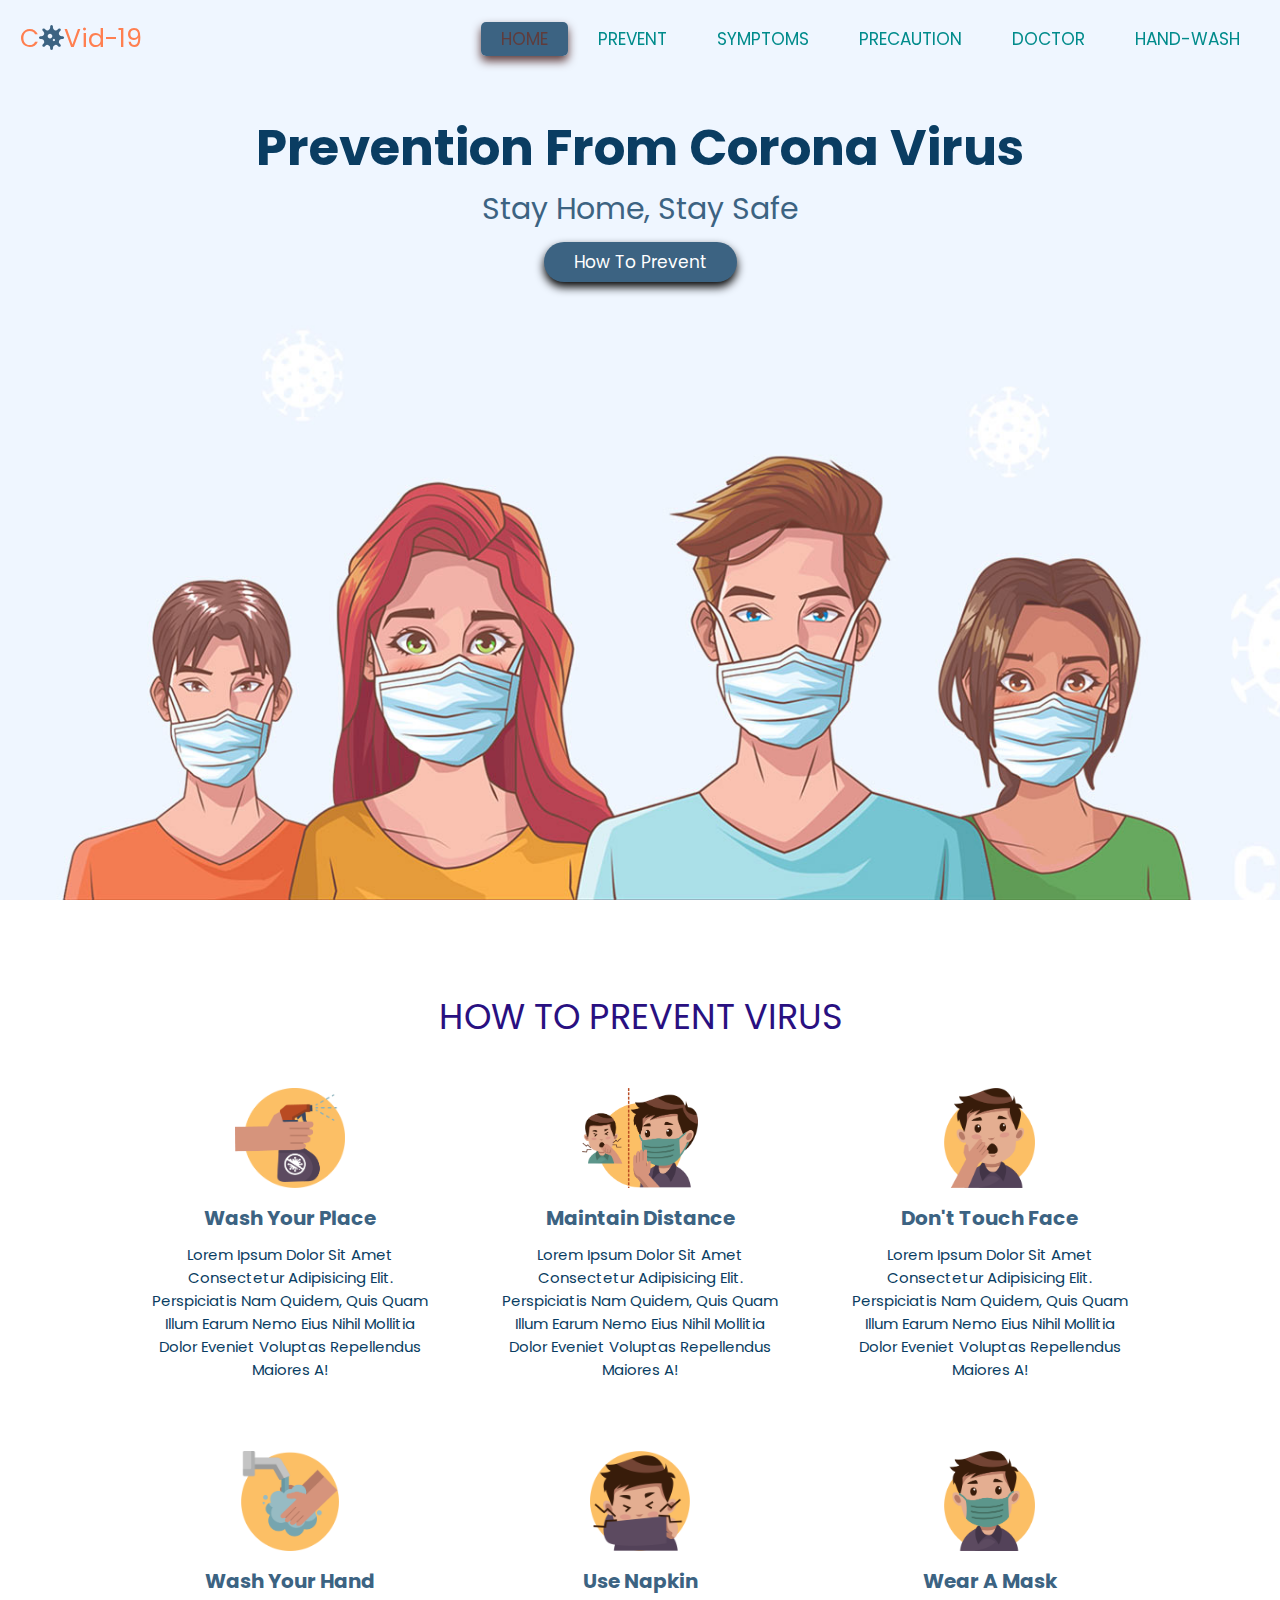
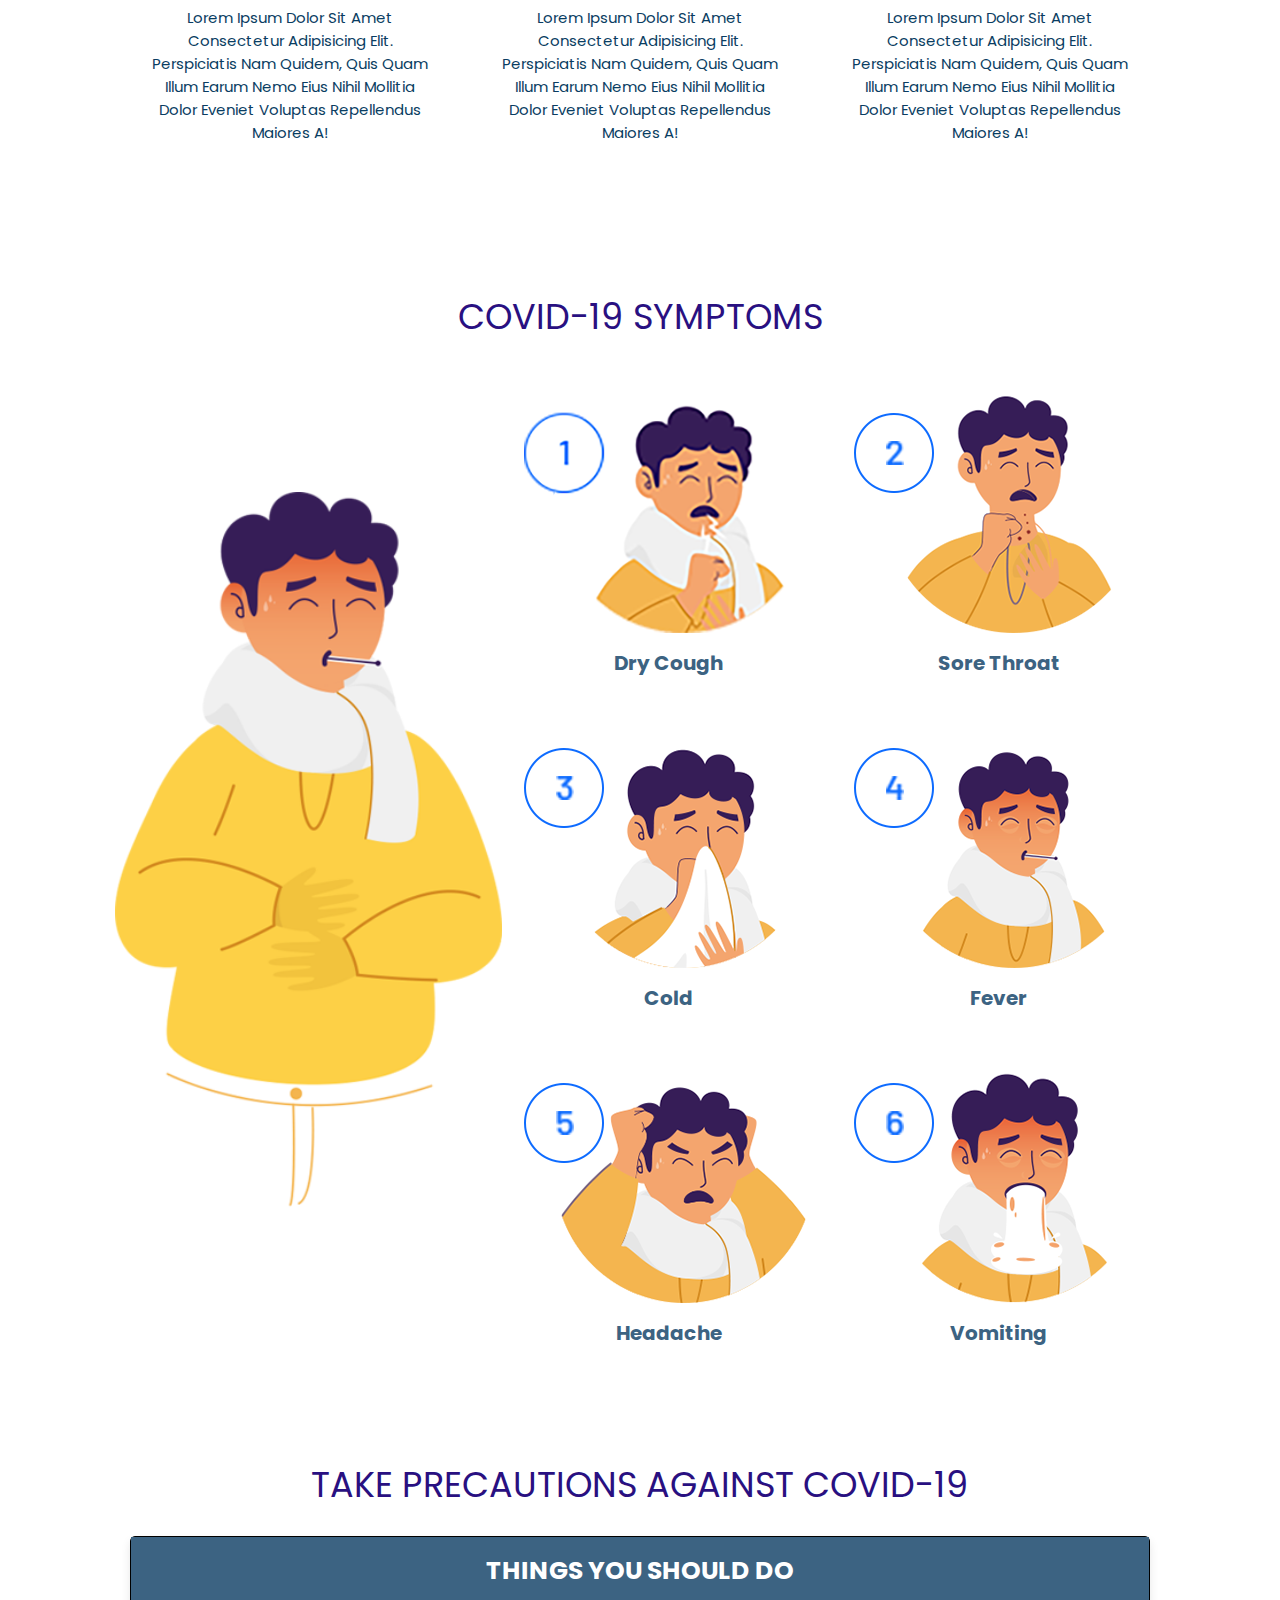
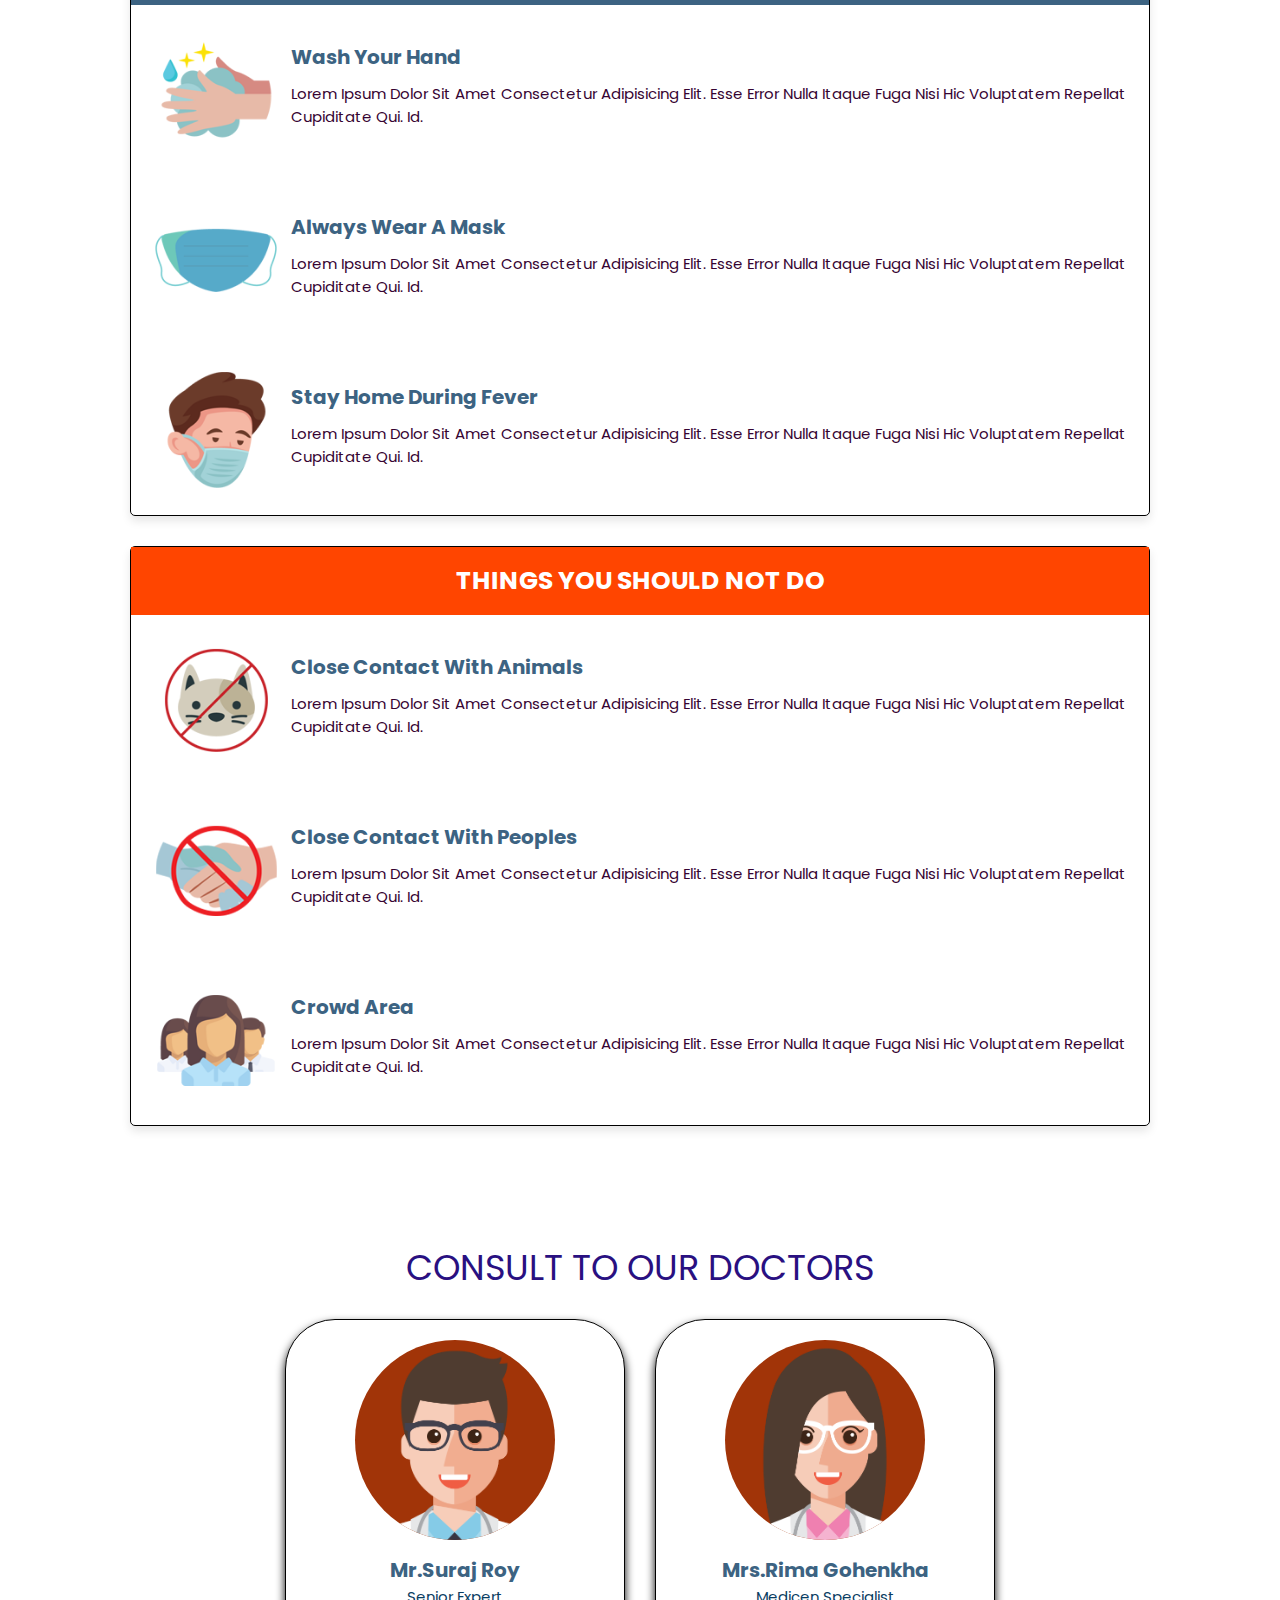
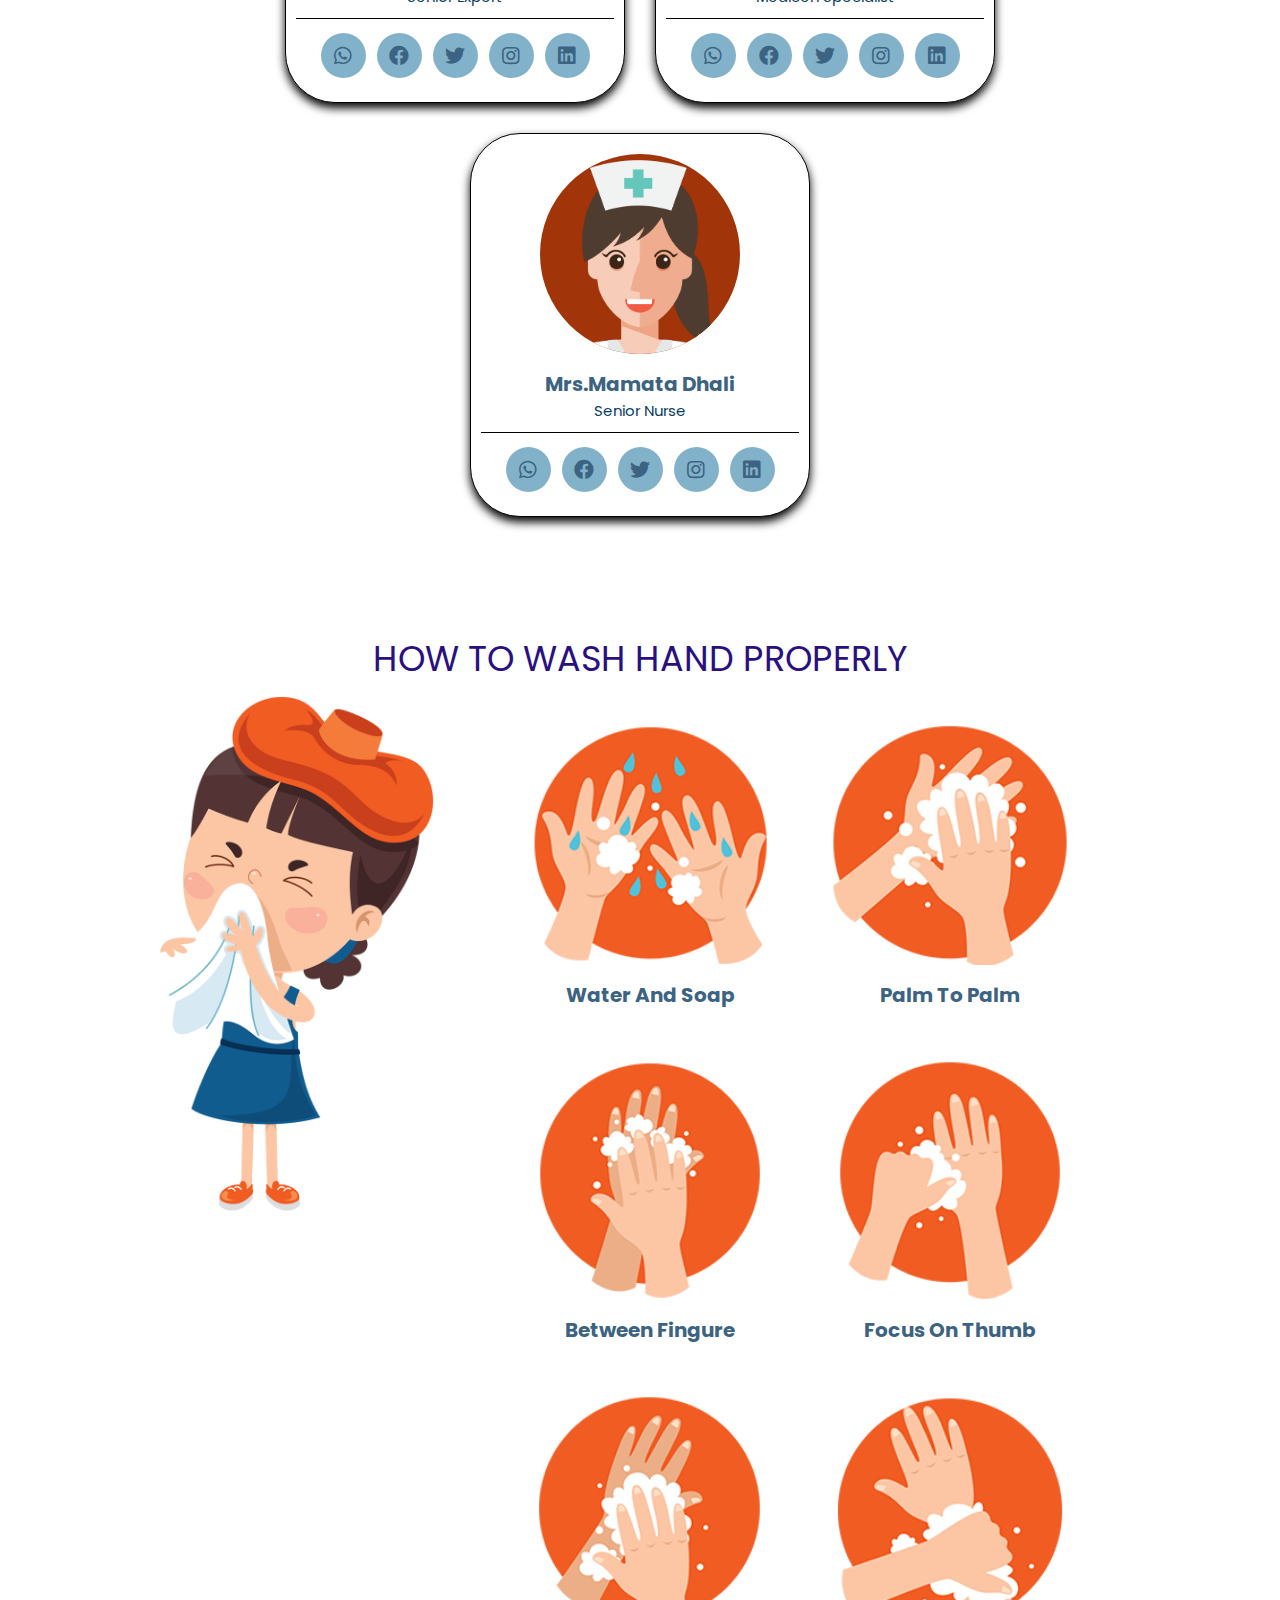
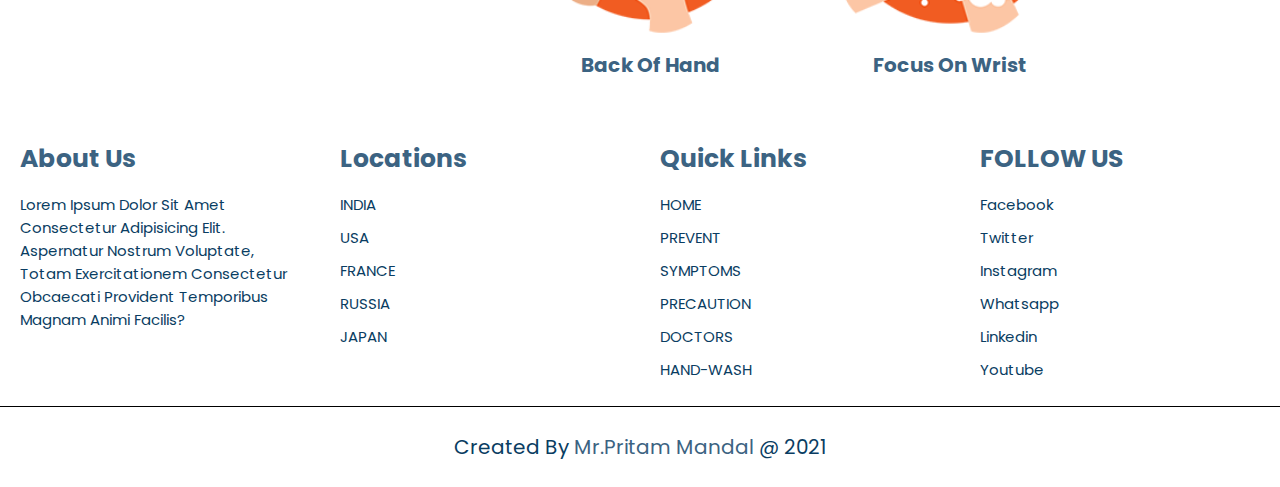
<file: index.html>
<!DOCTYPE html>
<html lang="en">

<head>
    <meta charset="UTF-8">
    <meta http-equiv="X-UA-Compatible" content="IE=edge">
    <meta name="viewport" content="width=device-width, initial-scale=1.0">
    <title>covid-19.healthCare</title>
    <link rel="stylesheet" href="https://cdnjs.cloudflare.com/ajax/libs/font-awesome/5.15.3/css/all.min.css">
    <link rel="stylesheet" href="stl.css">

</head>

<body>
    <header>
        <a href="#" class="logo">c<span class="fas fa-virus"></span>vid-19</a>

        <div id="menu" class="fas fa-bars"></div>
        <nav class="navbar">
            <a class="active" href="#HOME">HOME</a>
            <a href="#PREVENT">PREVENT</a>
            <a href="#SYMPTOMS">SYMPTOMS</a>
            <a href="#PRECAUTION">PRECAUTION</a>
            <a href="#DOCTOR">DOCTOR</a>
            <a href="#HAND-WASH">HAND-WASH</a>
        </nav>
    </header>
    <section class="home" id="HOME">
        <div class="content">
            <h1>Prevention from Corona Virus</h1>
            <h3>stay home, stay safe</h3>
            <a href="#" class="btn">How To Prevent</a>
        </div>
    </section>
    <section class="prevent" id="PREVENT">
        <h1 class="heading"> How To Prevent Virus </h1>
        <div class="box-container">
            <div class="box">
                <img src="pre-1.png" alt="">
                <h3>wash your place</h3>
                <p>Lorem ipsum dolor sit amet consectetur adipisicing elit. Perspiciatis nam quidem, quis quam illum
                    earum nemo eius nihil mollitia dolor eveniet voluptas repellendus maiores a!</p>
            </div>
            <div class="box">
                <img src="pre-2.png" alt="">
                <h3>maintain distance</h3>
                <p>Lorem ipsum dolor sit amet consectetur adipisicing elit. Perspiciatis nam quidem, quis quam illum
                    earum nemo eius nihil mollitia dolor eveniet voluptas repellendus maiores a!</p>
            </div>
            <div class="box">
                <img src="pre-3.png" alt="">
                <h3>don't touch face</h3>
                <p>Lorem ipsum dolor sit amet consectetur adipisicing elit. Perspiciatis nam quidem, quis quam illum
                    earum nemo eius nihil mollitia dolor eveniet voluptas repellendus maiores a!</p>
            </div>
            <div class="box">
                <img src="pre-4.png" alt="">
                <h3>wash your hand</h3>
                <p>Lorem ipsum dolor sit amet consectetur adipisicing elit. Perspiciatis nam quidem, quis quam illum
                    earum nemo eius nihil mollitia dolor eveniet voluptas repellendus maiores a!</p>
            </div>
            <div class="box">
                <img src="pre-5.png" alt="">
                <h3>use napkin</h3>
                <p>Lorem ipsum dolor sit amet consectetur adipisicing elit. Perspiciatis nam quidem, quis quam illum
                    earum nemo eius nihil mollitia dolor eveniet voluptas repellendus maiores a!</p>
            </div>
            <div class="box">
                <img src="pre-6.png" alt="">
                <h3>wear a mask</h3>
                <p>Lorem ipsum dolor sit amet consectetur adipisicing elit. Perspiciatis nam quidem, quis quam illum
                    earum nemo eius nihil mollitia dolor eveniet voluptas repellendus maiores a!</p>
            </div>
        </div>
    </section>
    <section class="symptoms" id="SYMPTOMS">
        <h1 class="heading">Covid-19 Symptoms</h1>
        <div class="column">
            <div class="main-image">
                <img src="main-symp-img.png" alt="">
            </div>
            <div class="box-container">
                <div class="box">
                    <img src="symp-a.png" alt="">
                    <h3>Dry cough</h3>
                </div>
                <div class="box">
                    <img src="symp-b.png" alt="">
                    <h3>Sore Throat</h3>
                </div>
                <div class="box">
                    <img src="symp-c.png" alt="">
                    <h3>Cold</h3>
                </div>
                <div class="box">
                    <img src="symp-d.png" alt="">
                    <h3>Fever</h3>
                </div>
                <div class="box">
                    <img src="symp-e.png" alt="">
                    <h3>Headache</h3>
                </div>
                <div class="box">
                    <img src="symp-f.png" alt="">
                    <h3>Vomiting</h3>
                </div>
            </div>
        </div>
    </section>
    <section class="precaution" id="PRECAUTION">
        <h1 class="heading">Take Precautions Against Covid-19</h1>
        <div class="column">
            <div class="box-container">
                <h3 class="title">THINGS YOU SHOULD DO</h3>
                <div class="box">
                    <img src="do-img1.png" alt="">
                    <div class="info">
                        <h3>Wash Your Hand</h3>
                        <p>Lorem ipsum dolor sit amet consectetur adipisicing elit. Esse error nulla itaque fuga nisi
                            hic voluptatem repellat cupiditate qui. Id.</p>
                    </div>
                </div>
                <div class="box">
                    <img src="do-img2.png" alt="">
                    <div class="info">
                        <h3>Always Wear A Mask</h3>
                        <p>Lorem ipsum dolor sit amet consectetur adipisicing elit. Esse error nulla itaque fuga nisi
                            hic voluptatem repellat cupiditate qui. Id.</p>
                    </div>
                </div>
                <div class="box">
                    <img src="do-img3.png" alt="">
                    <div class="info">
                        <h3>Stay Home During Fever</h3>
                        <p>Lorem ipsum dolor sit amet consectetur adipisicing elit. Esse error nulla itaque fuga nisi
                            hic voluptatem repellat cupiditate qui. Id.</p>
                    </div>
                </div>
            </div>

            <div class="box-container">
                <h3 class="title">THINGS YOU SHOULD NOT DO</h3>
                <div class="box">
                    <img src="dont-img1.png" alt="">
                    <div class="info">
                        <h3> Close Contact With Animals</h3>
                        <p>Lorem ipsum dolor sit amet consectetur adipisicing elit. Esse error nulla itaque fuga nisi
                            hic voluptatem repellat cupiditate qui. Id.</p>
                    </div>
                </div>
                <div class="box">
                    <img src="dont-img2.png" alt="">
                    <div class="info">
                        <h3> Close Contact With Peoples</h3>
                        <p>Lorem ipsum dolor sit amet consectetur adipisicing elit. Esse error nulla itaque fuga nisi
                            hic voluptatem repellat cupiditate qui. Id.</p>
                    </div>
                </div>
                <div class="box">
                    <img src="dont-img3.png" alt="">
                    <div class="info">
                        <h3> Crowd Area</h3>
                        <p>Lorem ipsum dolor sit amet consectetur adipisicing elit. Esse error nulla itaque fuga nisi
                            hic voluptatem repellat cupiditate qui. Id.</p>
                    </div>
                </div>
            </div>
        </div>
    </section>
    <section class="doctor" id="DOCTOR">
        <h1 class="heading">Consult To Our Doctors</h1>
        <div class="box-container">
            <div class="box">
                <img src="doc1.png" alt="">
                <h3>Mr.Suraj Roy</h3>
                <span>Senior Expert</span>
                <div class="share">
                    <a href="#" class="fab fa-whatsapp"></a>
                    <a href="#" class="fab fa-facebook"></a>
                    <a href="#" class="fab fa-twitter"></a>
                    <a href="#" class="fab fa-instagram"></a>
                    <a href="#" class="fab fa-linkedin"></a>
                </div>
            </div>
            <div class="box">
                <img src="doc2.png" alt="">
                <h3>Mrs.Rima Gohenkha</h3>
                <span>Medicen Specialist</span>
                <div class="share">
                    <a href="#" class="fab fa-whatsapp"></a>
                    <a href="#" class="fab fa-facebook"></a>
                    <a href="#" class="fab fa-twitter"></a>
                    <a href="#" class="fab fa-instagram"></a>
                    <a href="#" class="fab fa-linkedin"></a>
                </div>
            </div>
            <div class="box">
                <img src="doc3.png" alt="">
                <h3>Mrs.Mamata Dhali</h3>
                <span>Senior Nurse</span>
                <div class="share">
                    <a href="#" class="fab fa-whatsapp"></a>
                    <a href="#" class="fab fa-facebook"></a>
                    <a href="#" class="fab fa-twitter"></a>
                    <a href="#" class="fab fa-instagram"></a>
                    <a href="#" class="fab fa-linkedin"></a>
                </div>
            </div>
        </div>
    </section>
    <section class="hand-wash" id="HAND-WASH">
        <h1 class="heading">How To Wash Hand Properly</h1>
        <div class="column">
            <div class="main-image">
                <img src="main-wash-img.png" alt="">
            </div>
            <div class="box-container">
                <div class="box">
                    <img src="wash-a.png" alt="">
                    <h3>Water And Soap</h3>
                </div>
                <div class="box">
                    <img src="wash-b.png" alt="">
                    <h3>Palm To Palm</h3>
                </div>
                <div class="box">
                    <img src="wash-c.png" alt="">
                    <h3>Between Fingure</h3>
                </div>
                <div class="box">
                    <img src="wash-d.png" alt="">
                    <h3>Focus On Thumb</h3>
                </div>
                <div class="box">
                    <img src="wash-e.png" alt="">
                    <h3>Back Of Hand</h3>
                </div>
                <div class="box">
                    <img src="wash-f.png" alt="">
                    <h3>Focus On Wrist</h3>
                </div>
            </div>
        </div>
    </section>
    <div class="footer">
        <div class="box-container">
            <div class="box">
                <h3>About Us</h3>
                <p>Lorem ipsum dolor sit amet consectetur adipisicing elit. Aspernatur nostrum voluptate, totam
                    exercitationem consectetur obcaecati provident temporibus magnam animi facilis?</p>
            </div>
            <div class="box">
                <h3>Locations</h3>
                <a href="#">INDIA</a>
                <a href="">USA</a>
                <a href="">FRANCE</a>
                <a href="">RUSSIA</a>
                <a href="">JAPAN</a>
            </div>
            <div class="box">
                <h3>Quick Links</h3>
                <a href="#">HOME</a>
                <a href="#">PREVENT</a>
                <a href="">SYMPTOMS</a>
                <a href="">PRECAUTION</a>
                <a href="">DOCTORS</a>
                <a href="#">HAND-WASH</a>
            </div>
            <div class="box">
                <h3>FOLLOW US</h3>
                <a href="#">facebook</a>
                <a href="#">twitter</a>
                <a href="#">instagram</a>
                <a href="#">whatsapp</a>
                <a href="#">Linkedin</a>
                <a href="#">Youtube</a>
            </div>
        </div>
        <h1 class="credit">created by <a href="#">mr.pritam mandal</a>  @ 2021</h1>
    </div>
     <a href="#HOME" class="scroll-top">
         <img src="scroll-img.png" alt="">
     </a>

















    <script src="https://cdnjs.cloudflare.com/ajax/libs/jquery/3.6.0/jquery.min.js"></script>
    <script src="pk.js"></script>
</body>

</html>
</file>
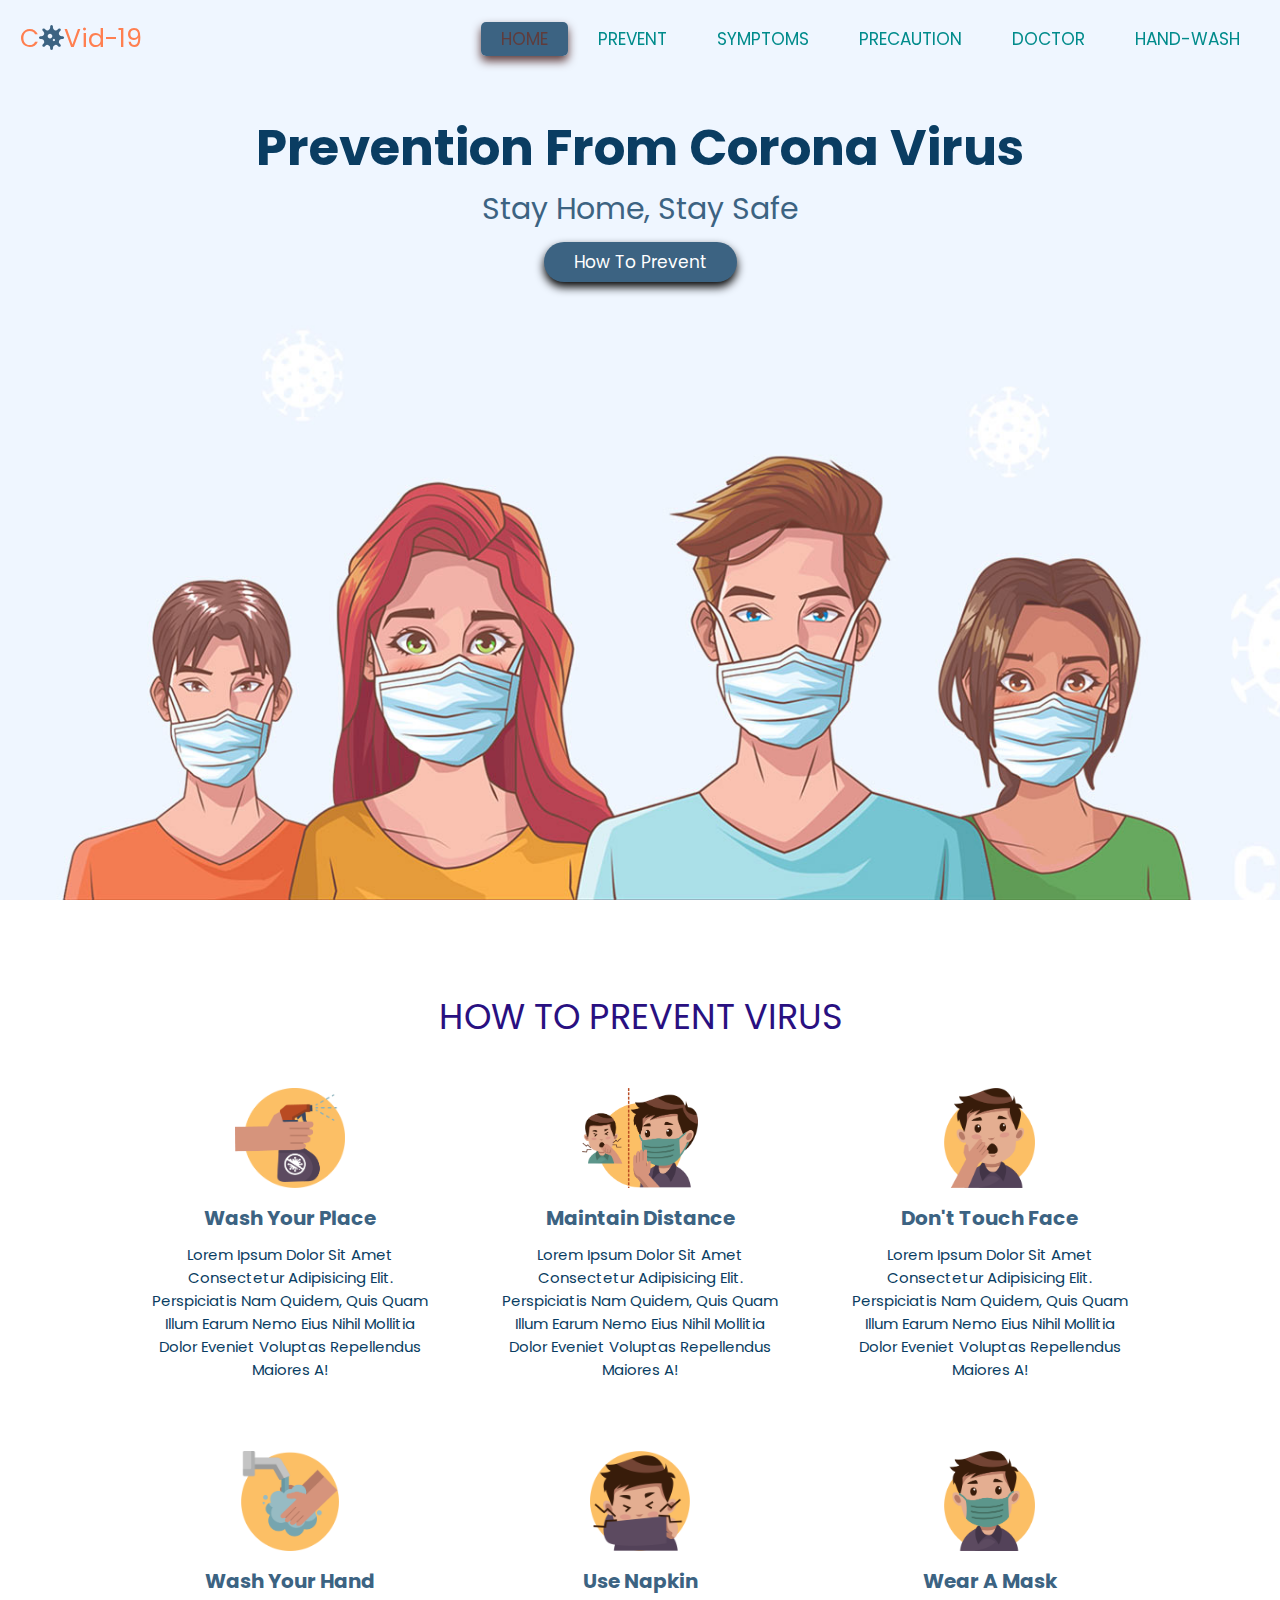
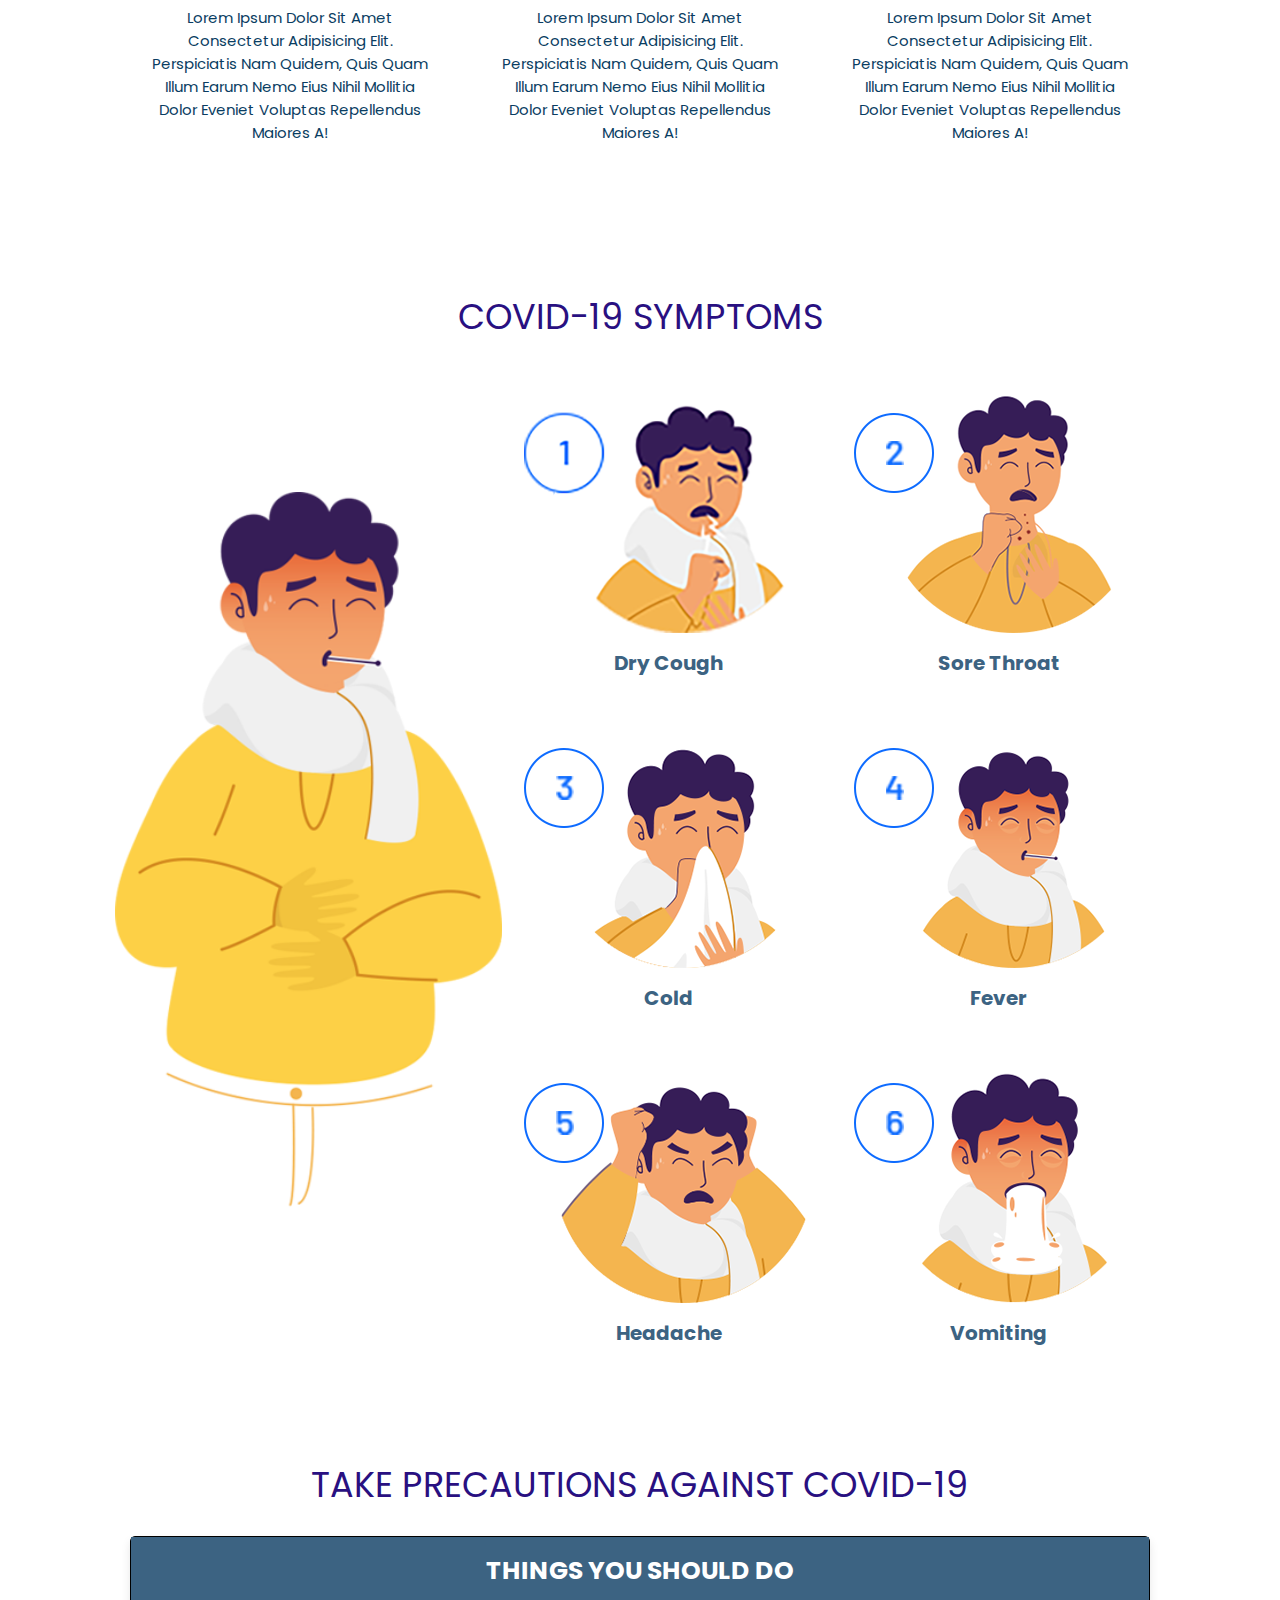
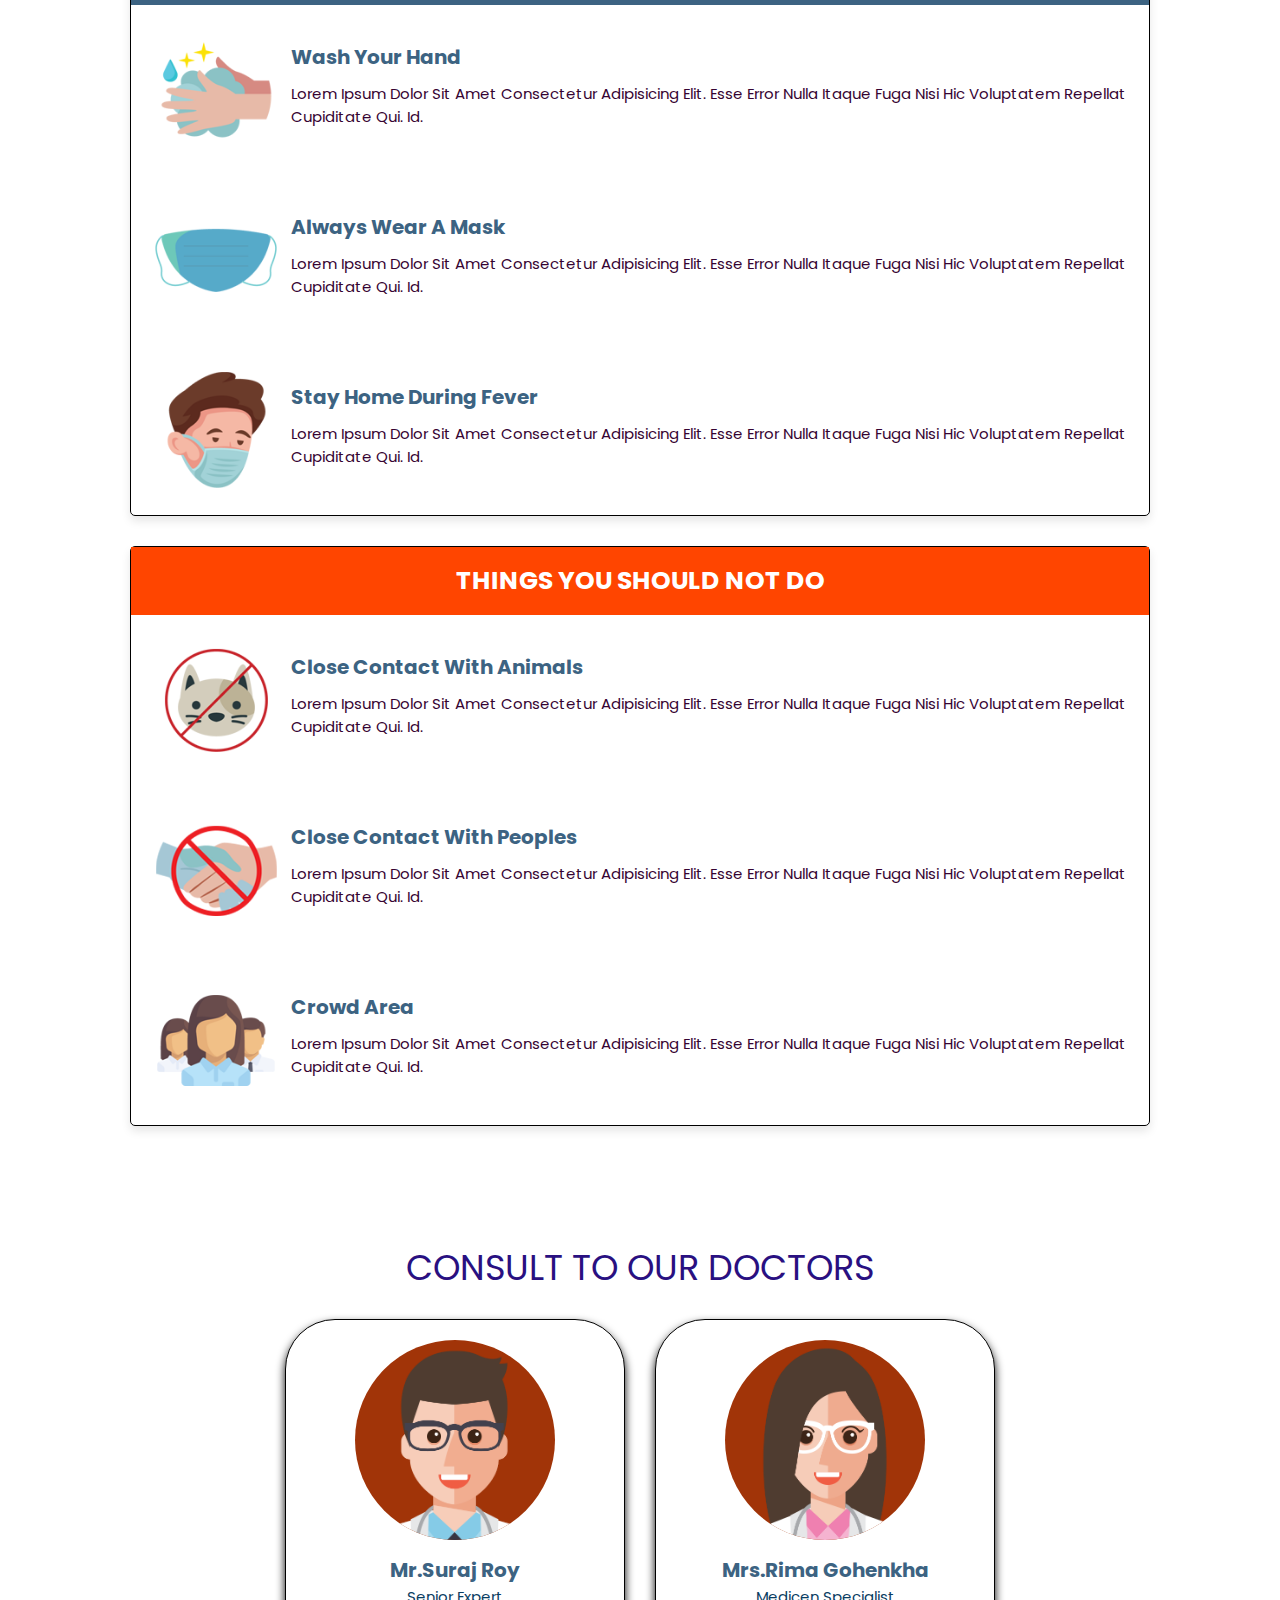
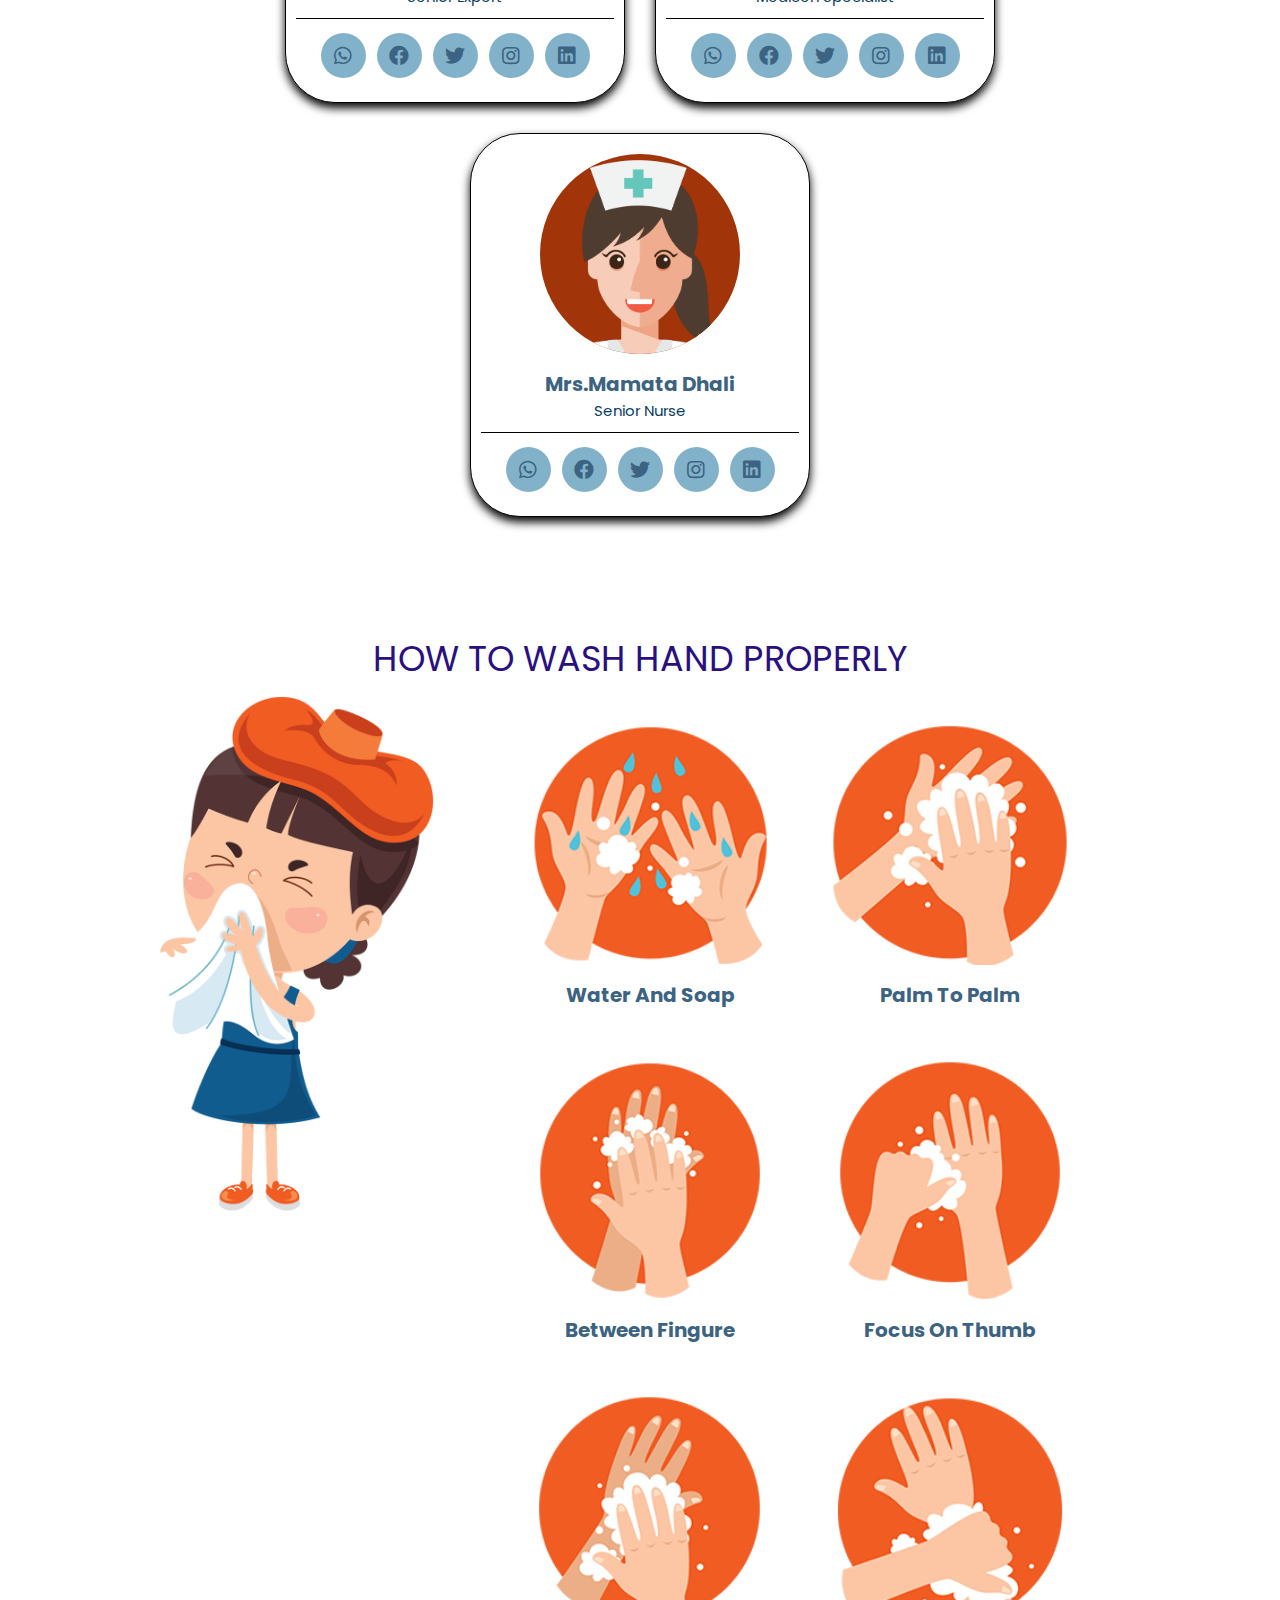
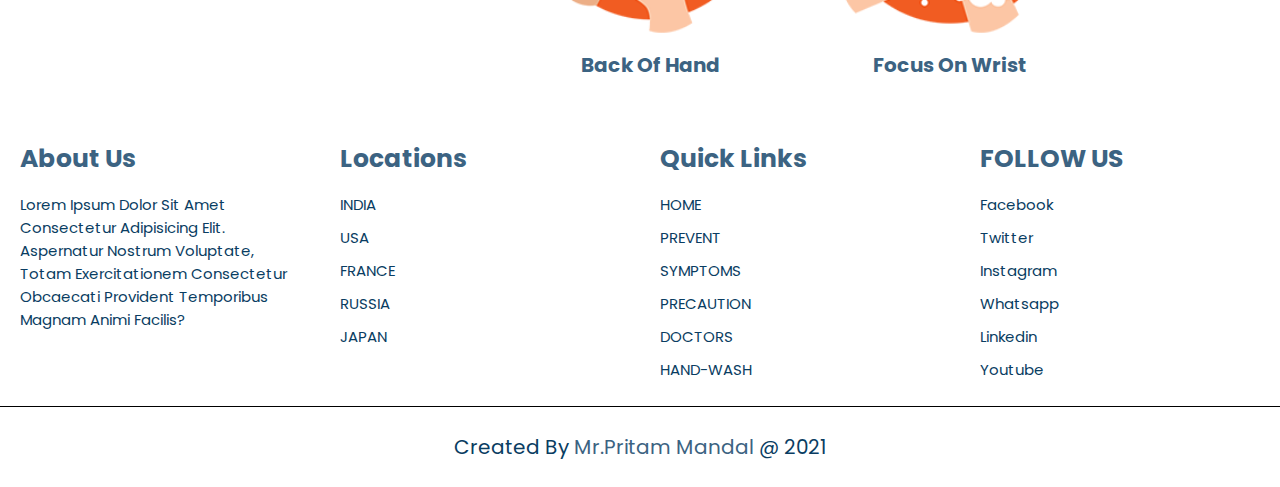
<file: covid.html>
<!DOCTYPE html>
<html lang="en">

<head>
    <meta charset="UTF-8">
    <meta http-equiv="X-UA-Compatible" content="IE=edge">
    <meta name="viewport" content="width=device-width, initial-scale=1.0">
    <title>covid-19.healthCare</title>
    <link rel="stylesheet" href="https://cdnjs.cloudflare.com/ajax/libs/font-awesome/5.15.3/css/all.min.css">
    <link rel="stylesheet" href="stl.css">

</head>

<body>
    <header>
        <a href="#" class="logo">c<span class="fas fa-virus"></span>vid-19</a>

        <div id="menu" class="fas fa-bars"></div>
        <nav class="navbar">
            <a class="active" href="#HOME">HOME</a>
            <a href="#PREVENT">PREVENT</a>
            <a href="#SYMPTOMS">SYMPTOMS</a>
            <a href="#PRECAUTION">PRECAUTION</a>
            <a href="#DOCTOR">DOCTOR</a>
            <a href="#HAND-WASH">HAND-WASH</a>
        </nav>
    </header>
    <section class="home" id="HOME">
        <div class="content">
            <h1>Prevention from Corona Virus</h1>
            <h3>stay home, stay safe</h3>
            <a href="#" class="btn">How To Prevent</a>
        </div>
    </section>
    <section class="prevent" id="PREVENT">
        <h1 class="heading"> How To Prevent Virus </h1>
        <div class="box-container">
            <div class="box">
                <img src="pre-1.png" alt="">
                <h3>wash your place</h3>
                <p>Lorem ipsum dolor sit amet consectetur adipisicing elit. Perspiciatis nam quidem, quis quam illum
                    earum nemo eius nihil mollitia dolor eveniet voluptas repellendus maiores a!</p>
            </div>
            <div class="box">
                <img src="pre-2.png" alt="">
                <h3>maintain distance</h3>
                <p>Lorem ipsum dolor sit amet consectetur adipisicing elit. Perspiciatis nam quidem, quis quam illum
                    earum nemo eius nihil mollitia dolor eveniet voluptas repellendus maiores a!</p>
            </div>
            <div class="box">
                <img src="pre-3.png" alt="">
                <h3>don't touch face</h3>
                <p>Lorem ipsum dolor sit amet consectetur adipisicing elit. Perspiciatis nam quidem, quis quam illum
                    earum nemo eius nihil mollitia dolor eveniet voluptas repellendus maiores a!</p>
            </div>
            <div class="box">
                <img src="pre-4.png" alt="">
                <h3>wash your hand</h3>
                <p>Lorem ipsum dolor sit amet consectetur adipisicing elit. Perspiciatis nam quidem, quis quam illum
                    earum nemo eius nihil mollitia dolor eveniet voluptas repellendus maiores a!</p>
            </div>
            <div class="box">
                <img src="pre-5.png" alt="">
                <h3>use napkin</h3>
                <p>Lorem ipsum dolor sit amet consectetur adipisicing elit. Perspiciatis nam quidem, quis quam illum
                    earum nemo eius nihil mollitia dolor eveniet voluptas repellendus maiores a!</p>
            </div>
            <div class="box">
                <img src="pre-6.png" alt="">
                <h3>wear a mask</h3>
                <p>Lorem ipsum dolor sit amet consectetur adipisicing elit. Perspiciatis nam quidem, quis quam illum
                    earum nemo eius nihil mollitia dolor eveniet voluptas repellendus maiores a!</p>
            </div>
        </div>
    </section>
    <section class="symptoms" id="SYMPTOMS">
        <h1 class="heading">Covid-19 Symptoms</h1>
        <div class="column">
            <div class="main-image">
                <img src="main-symp-img.png" alt="">
            </div>
            <div class="box-container">
                <div class="box">
                    <img src="symp-a.png" alt="">
                    <h3>Dry cough</h3>
                </div>
                <div class="box">
                    <img src="symp-b.png" alt="">
                    <h3>Sore Throat</h3>
                </div>
                <div class="box">
                    <img src="symp-c.png" alt="">
                    <h3>Cold</h3>
                </div>
                <div class="box">
                    <img src="symp-d.png" alt="">
                    <h3>Fever</h3>
                </div>
                <div class="box">
                    <img src="symp-e.png" alt="">
                    <h3>Headache</h3>
                </div>
                <div class="box">
                    <img src="symp-f.png" alt="">
                    <h3>Vomiting</h3>
                </div>
            </div>
        </div>
    </section>
    <section class="precaution" id="PRECAUTION">
        <h1 class="heading">Take Precautions Against Covid-19</h1>
        <div class="column">
            <div class="box-container">
                <h3 class="title">THINGS YOU SHOULD DO</h3>
                <div class="box">
                    <img src="do-img1.png" alt="">
                    <div class="info">
                        <h3>Wash Your Hand</h3>
                        <p>Lorem ipsum dolor sit amet consectetur adipisicing elit. Esse error nulla itaque fuga nisi
                            hic voluptatem repellat cupiditate qui. Id.</p>
                    </div>
                </div>
                <div class="box">
                    <img src="do-img2.png" alt="">
                    <div class="info">
                        <h3>Always Wear A Mask</h3>
                        <p>Lorem ipsum dolor sit amet consectetur adipisicing elit. Esse error nulla itaque fuga nisi
                            hic voluptatem repellat cupiditate qui. Id.</p>
                    </div>
                </div>
                <div class="box">
                    <img src="do-img3.png" alt="">
                    <div class="info">
                        <h3>Stay Home During Fever</h3>
                        <p>Lorem ipsum dolor sit amet consectetur adipisicing elit. Esse error nulla itaque fuga nisi
                            hic voluptatem repellat cupiditate qui. Id.</p>
                    </div>
                </div>
            </div>

            <div class="box-container">
                <h3 class="title">THINGS YOU SHOULD NOT DO</h3>
                <div class="box">
                    <img src="dont-img1.png" alt="">
                    <div class="info">
                        <h3> Close Contact With Animals</h3>
                        <p>Lorem ipsum dolor sit amet consectetur adipisicing elit. Esse error nulla itaque fuga nisi
                            hic voluptatem repellat cupiditate qui. Id.</p>
                    </div>
                </div>
                <div class="box">
                    <img src="dont-img2.png" alt="">
                    <div class="info">
                        <h3> Close Contact With Peoples</h3>
                        <p>Lorem ipsum dolor sit amet consectetur adipisicing elit. Esse error nulla itaque fuga nisi
                            hic voluptatem repellat cupiditate qui. Id.</p>
                    </div>
                </div>
                <div class="box">
                    <img src="dont-img3.png" alt="">
                    <div class="info">
                        <h3> Crowd Area</h3>
                        <p>Lorem ipsum dolor sit amet consectetur adipisicing elit. Esse error nulla itaque fuga nisi
                            hic voluptatem repellat cupiditate qui. Id.</p>
                    </div>
                </div>
            </div>
        </div>
    </section>
    <section class="doctor" id="DOCTOR">
        <h1 class="heading">Consult To Our Doctors</h1>
        <div class="box-container">
            <div class="box">
                <img src="doc1.png" alt="">
                <h3>Mr.Suraj Roy</h3>
                <span>Senior Expert</span>
                <div class="share">
                    <a href="#" class="fab fa-whatsapp"></a>
                    <a href="#" class="fab fa-facebook"></a>
                    <a href="#" class="fab fa-twitter"></a>
                    <a href="#" class="fab fa-instagram"></a>
                    <a href="#" class="fab fa-linkedin"></a>
                </div>
            </div>
            <div class="box">
                <img src="doc2.png" alt="">
                <h3>Mrs.Rima Gohenkha</h3>
                <span>Medicen Specialist</span>
                <div class="share">
                    <a href="#" class="fab fa-whatsapp"></a>
                    <a href="#" class="fab fa-facebook"></a>
                    <a href="#" class="fab fa-twitter"></a>
                    <a href="#" class="fab fa-instagram"></a>
                    <a href="#" class="fab fa-linkedin"></a>
                </div>
            </div>
            <div class="box">
                <img src="doc3.png" alt="">
                <h3>Mrs.Mamata Dhali</h3>
                <span>Senior Nurse</span>
                <div class="share">
                    <a href="#" class="fab fa-whatsapp"></a>
                    <a href="#" class="fab fa-facebook"></a>
                    <a href="#" class="fab fa-twitter"></a>
                    <a href="#" class="fab fa-instagram"></a>
                    <a href="#" class="fab fa-linkedin"></a>
                </div>
            </div>
        </div>
    </section>
    <section class="hand-wash" id="HAND-WASH">
        <h1 class="heading">How To Wash Hand Properly</h1>
        <div class="column">
            <div class="main-image">
                <img src="main-wash-img.png" alt="">
            </div>
            <div class="box-container">
                <div class="box">
                    <img src="wash-a.png" alt="">
                    <h3>Water And Soap</h3>
                </div>
                <div class="box">
                    <img src="wash-b.png" alt="">
                    <h3>Palm To Palm</h3>
                </div>
                <div class="box">
                    <img src="wash-c.png" alt="">
                    <h3>Between Fingure</h3>
                </div>
                <div class="box">
                    <img src="wash-d.png" alt="">
                    <h3>Focus On Thumb</h3>
                </div>
                <div class="box">
                    <img src="wash-e.png" alt="">
                    <h3>Back Of Hand</h3>
                </div>
                <div class="box">
                    <img src="wash-f.png" alt="">
                    <h3>Focus On Wrist</h3>
                </div>
            </div>
        </div>
    </section>
    <div class="footer">
        <div class="box-container">
            <div class="box">
                <h3>About Us</h3>
                <p>Lorem ipsum dolor sit amet consectetur adipisicing elit. Aspernatur nostrum voluptate, totam
                    exercitationem consectetur obcaecati provident temporibus magnam animi facilis?</p>
            </div>
            <div class="box">
                <h3>Locations</h3>
                <a href="#">INDIA</a>
                <a href="">USA</a>
                <a href="">FRANCE</a>
                <a href="">RUSSIA</a>
                <a href="">JAPAN</a>
            </div>
            <div class="box">
                <h3>Quick Links</h3>
                <a href="#">HOME</a>
                <a href="#">PREVENT</a>
                <a href="">SYMPTOMS</a>
                <a href="">PRECAUTION</a>
                <a href="">DOCTORS</a>
                <a href="#">HAND-WASH</a>
            </div>
            <div class="box">
                <h3>FOLLOW US</h3>
                <a href="#">facebook</a>
                <a href="#">twitter</a>
                <a href="#">instagram</a>
                <a href="#">whatsapp</a>
                <a href="#">Linkedin</a>
                <a href="#">Youtube</a>
            </div>
        </div>
        <h1 class="credit">created by <a href="#">mr.pritam mandal</a>  @ 2021</h1>
    </div>
     <a href="#HOME" class="scroll-top">
         <img src="scroll-img.png" alt="">
     </a>

















    <script src="https://cdnjs.cloudflare.com/ajax/libs/jquery/3.6.0/jquery.min.js"></script>
    <script src="pk.js"></script>
</body>

</html>
</file>
<file: stl.css>
@import url('https://fonts.googleapis.com/css2?family=Poppins:ital,wght@0,300;1,200;1,400&display=swap');

:root{
    --blue:#3c6382;
    --dark-blue:#0a3d62;
}

*{
    font-family: 'Poppins', sans-serif;
    margin:0;padding: 0;
    box-sizing: border-box;
    text-decoration: none;
    outline: none;
    border: none;
    text-transform: capitalize;
    transition: all .3s cubic-bezier(.38,1.15,.7,1.12);
}
*::selection{
    background:var( --dark-blue);
    color:#fff;
}
html{
    font-size: 62.5%;
    overflow-x: hidden;
}
section{
    min-height: 100vh;
    padding: 1rem 9%;
    padding-top: 8rem;
}
.heading{
    text-align: center;
    color: rgb(41, 16, 129);
    font-size: 3.5rem;
    text-transform: uppercase;
    font-weight: normal;
    padding: 1rem;
}
header{
    width: 100%;
    display: flex;
    align-items: center;
    justify-content: space-between;
    position: fixed;
    top:0; left:0;
    z-index: 1000;
    padding: 2rem;
}
header .logo{
    font-size: 2.5rem;
    color:coral;
}
header .logo span{
    color:var(--blue);
}
header .navbar a{
    font-size: 1.7rem;
    margin-left: .7rem;
    padding: .5rem 2rem;
    border-radius: .5rem;
    color: darkcyan;
}
header .navbar a.active,
header .navbar a:hover{
    background-color: var(--blue);
    color:rgb(95, 60, 60);
    box-shadow: 0 .5rem 1rem;
    box-shadow: black;
}
header .sticky{
    background-color: rgb(12, 129, 12);
    box-shadow: 0 .5rem 1rem black;
}
#menu{
    font-size: 3rem;
    color: var(--blue);
    cursor: pointer;
    display: none;
}
.home{
    background: url('../home-bg.jpg') no-repeat;
    background-size: cover;
    background-position: center;
    background-attachment: fixed;
}
.home .content{
    text-align: center;
    padding-top: 3rem;
}
.home .content h1{
    font-size: 5rem;
    color:var(--dark-blue);
}
.home .content h3{
    font-size: 3rem;
    color:var(--blue);
    font-weight: normal;
}
.home .content .btn{
    display: inline-block;
    padding: .7rem 3rem;
    color: white;
    background-color: var(--blue);
    border-radius: 23px;
    box-shadow: 0 .5rem 1rem black;
    margin-top: 1rem;
    font-size: 1.7rem;
}
.home .content .btn:hover{
    background-color:var(--dark-blue);
}
.prevent .box-container{
    display: flex;
    align-items: center;
    justify-content: center;
    flex-wrap: wrap;
}
.prevent .box-container .box{
    flex:1 1 30rem;
    border-radius: .5rem;
    margin:1.5rem;
    padding: 1rem;
    text-align:center;
}
.prevent .box-container .box img{
    height: 12rem;
    padding:1rem;
}
.prevent .box-container .box h3{
    color: var(--blue);
    font-size: 2rem;
}
.prevent .box-container .box p{
    color: var(--dark-blue);
    font-size: 1.5rem;
    padding:1rem;
}
.prevent .box-container .box:hover{
    box-shadow: 0 .5rem 1rem black;
}
.symptoms{
    background: url('../background-img.jpg') no-repeat;
    background-size: cover;
    background-position: center;
    background-attachment: fixed;
}
.symptoms .column{
    display: flex;
    align-items: center;
    justify-content: center;
}
.symptoms .column .main-image img{
    width: 43vh;
}
.symptoms .column .box-container{
    display: flex;
    align-items: center;
    justify-content: center;
    flex-wrap: wrap;
}
.symptoms .column .box-container .box{
    margin: 1rem;
    text-align: center;
}
.symptoms .column .box-container .box img{

    padding: 1rem;
}
.symptoms .column .box-container .box h3{
    font-size: 2rem;
    color:var(--blue);
}
.precaution .column{
    display: flex;
    justify-content: center;
    flex-wrap: wrap;
}
.precaution .column .box-container{
    margin: 1.5rem;
    flex: 1 1 50rem;
    border:.1rem solid black;
    box-shadow: 0 .5rem 1rem rgba(0,0,0,.1);
    border-radius: .5rem;
}
.precaution .column .box-container .title{
    padding: 1.5rem .5rem;
    text-align: center;
    font-size: 2.5rem;
    background: var(--blue);
    color: white;
}
.precaution .column .box-container:last-child .title{
    background: orangered;
}
.precaution .column .box-container .box{
    display: flex;
    justify-content: center;
    align-items: center;
    padding: 1rem;
}
.precaution .column .box-container .box img{
    width: 15rem;
    padding: 1rem;
}
.precaution .column .box-container .box h3{
    font-size: 2rem;
    color: var(--blue);
}
.precaution .column .box-container .box p{
    font-size: 1.5rem;
    color: rgb(54, 3, 50);
    padding: 1rem 0;
}
.doctor{
    background: url('../background-img.jpg') no-repeat;
    background-size: cover;
    background-position: center;
    background-attachment: fixed;
}
.doctor .box-container{
    display: flex;
    justify-content: center;
    align-items: center;
    flex-wrap: wrap;
}
.doctor .box-container .box{
    border-radius: 5rem;
    box-shadow: 0 .5rem 1rem black;
    padding: 1rem;
    margin: 1.5rem;
    text-align: center;
    background: white;
    border: .1rem solid black;
    width: 34rem;
}
.doctor .box-container .box img{
    margin: 1rem;
    border-radius: 50%;
    height: 20rem;
    width: 20rem;
    object-fit: cover;
    background:rgb(161, 52, 8);
}
.doctor .box-container .box h3{
    font-size: 2rem;
    color: var(--blue);
}
.doctor .box-container .box span{
    font-size: 1.5rem;
    color: var(--dark-blue);
}
.doctor .box-container .box .share{
    border-top: .1rem solid black;
    padding: 1rem;
    margin-top: 1rem;
}
.doctor .box-container .box .share a{
    border-radius: 50%;
    height: 4.5rem;
    width: 4.5rem;
    line-height: 4.5rem;
    font-size: 2rem;
    margin: .4rem;
    background: rgb(130, 178, 201);
    color: var(--blue);
}
.doctor .box-container .box .share a:hover{
    background: var(--blue);
    color: #fff;
    transform: rotate(360deg);
}
.hand-wash .column{
    display: flex;
    justify-content: center;
}
.hand-wash .column .main-image img{
    width: 25vw;
}
.hand-wash .column .box-container{
    display: flex;
    justify-content: center;
    align-items: center;
    flex-wrap: wrap;
}
.hand-wash .column .box-container .box{
    text-align: center;
    margin: 2rem;
}
.hand-wash .column .box-container .box img{
    width:26rem;
    height: 26rem;
    padding: 1rem;
}
.hand-wash .column .box-container .box h3{
    font-size: 2rem;
    color: var(--blue);
}
.footer{
    background: url('../background-img.jpg') no-repeat;
    background-size: cover;
    background-position: center;
    background-attachment: fixed;
}
.footer .box-container{
    display: flex;
    flex-wrap: wrap;
}
.footer .box-container .box{
    flex: 1 1 25rem;
    margin: 2rem;
}
.footer .box-container .box h3{
    font-size: 2.5rem;
    color: var(--blue);
    padding: 1rem 0;
}
.footer .box-container .box p{
    font-size: 1.5rem;
    color: var(--dark-blue);
    padding: .5rem 0;
}
.footer .box-container .box a{
    font-size: 1.5rem;
    color: var(--dark-blue);
    padding: .5rem 0;
    display: flex;
}
.footer a:hover{
    text-decoration: underline;
}
.footer .credit{
    font-size: 2rem;
    font-weight: normal;
    text-align: center;
    border-top: .1rem solid black;
    padding: 2.5rem 1rem;
    color: var(--dark-blue);
}
.footer .credit a{
    color: var(--blue);
}
.scroll-top{
    position: fixed;
    bottom: 7.5rem; right: 1.5rem;
    z-index: 1000;
}
.scroll-top img{
    width:8rem;
    animation: float 3s linear infinite;
}
@keyframes float{
    100%, 0%{
        transform: translateY(0rem);
    }
    50%{
        transform: translateY(-3rem);
    }
}




body{
    height: 300rem;
}












@media(max-width:1200px){
    html{
        font-size: 55%;
    }
}
@media(max-width:849px){
    section{
        padding: 1rem 3%;
        padding-top: 8rem;
    }
    #menu{
        display: block;
    }
    header .navbar{
        position: absolute;
        top:100%; left: 0;
        width:100%;
        background-color: white;
        padding: 2rem;
        border-top: .1rem solid rgba(89, 70, 255, 0.1);
        transform-origin: top;
        transform: scaleY(0);
        opacity: 0;
    }
    header .navbar.nav-toggle{
        transform: scaleY(1);
        opacity: 1;
    }
    header .navbar a{
        display: block;
        margin: 1.5rem 0;
        font-size: 2rem;
    }
    .fa-times{
        transform: rotate(180deg);
    }
    .symptoms .column .main-image img{
        display: none;
    }
}
@media(max-width:768px){
    html{
        font-size: 50%;
    }
    .home .content h1{
        font-size: 4rem;
    }
    .home .content h3{
        font-size: 3.5rem;
    }
}
@media(max-width:450px){
    .home .content h1{
        font-size: 3.5rem;
    }
    .home .content h3{
        font-size: 2.5rem;
    }
    .symptoms .column .box .main-image img{
        width: 14rem;
    }
    .precaution .column .box-container .box{
        flex-flow: column;
        text-align: center;
    }
    .doctor .box-container .box {
        width: 100%;
    }
    .hand-wash .column .main-image img{
        display: none;
    }
}
</file>
